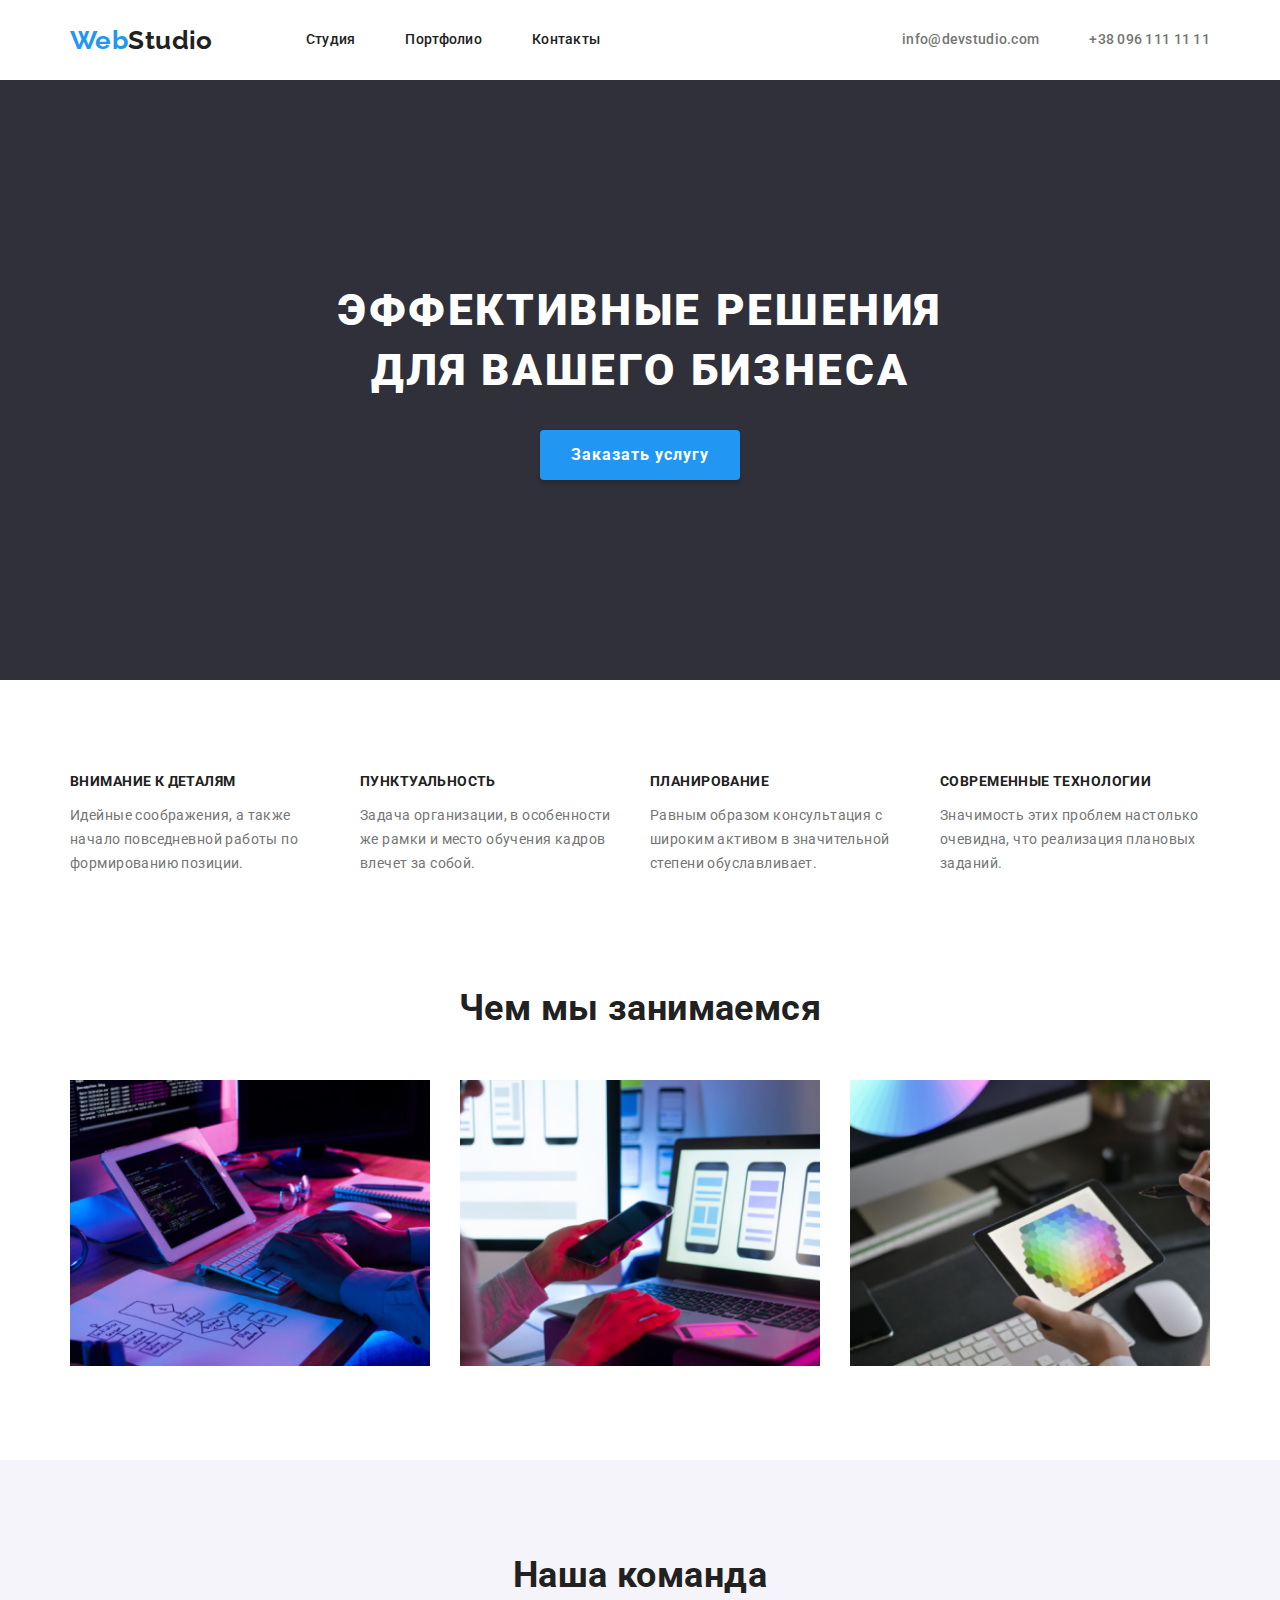
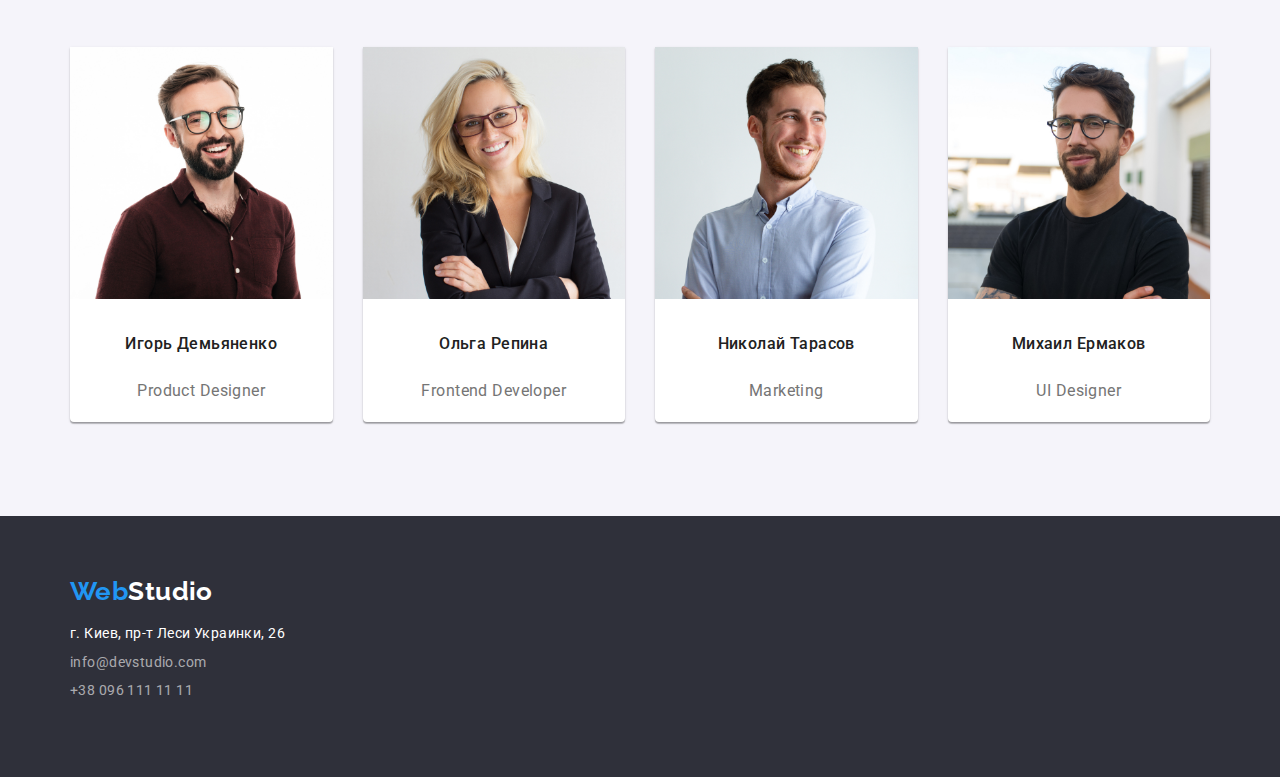
<file: index.html>
<!DOCTYPE html>
<html lang="ru">

<head>
    <meta charset="UTF-8" />
    <meta name="viewport" content="width=device-width, initial-scale=1.0" />
    <title>Document</title>
    <link rel="preconnect" href="https://fonts.gstatic.com">
    <link href="https://fonts.googleapis.com/css2?family=Raleway:wght@700&family=Roboto:wght@400;500;700;900&display=swap"
        rel="stylesheet">
    <link  rel="stylesheet" href="https://cdnjs.cloudflare.com/ajax/libs/modern-normalize/1.0.0/modern-normalize.min.css">
    <link rel="stylesheet" href="./css/style.css">
    <link rel="stylesheet" href="./css/main.css">

</head>

<body>
    <!-- Шапка сайта -->
    <header>
        <div class="container">
        <div class="main-nav">
            <a href="" class="logo"><span>Web</span>Studio</a>
            <nav>
                <ul class="site-nav list">
                    <li class="item"><a href="" class="link">Студия</a></li>
                    <li class="item"><a href="./portfolio.html" class="link current">Портфолио</a></li>
                    <li class="item"><a href="" class="link">Контакты</a></li>
                </ul>
            </nav>
        
            <ul class="aut-nav">
                <li class="item"><a href="mailto:info@devstudio.com" class="link">info@devstudio.com</a></li>
                <li class="item"><a href="tel:+380961111111" class="link">+38 096 111 11 11</a></li>
            </ul>
            </div>
        </div>

        
    </header>

    <main>
        <!-- Герой -->
        <section class="hero">
           
            <div class="container-hero">
                
                    <h1 class="hero-title">Эффективные решения <br> для вашего бизнеса </h1>
                   <a href="" class="button">Заказать услугу</a>
                
            </div>
            

        </section>

        <!-- Преимущества -->
        <section class="features">
            <div class="container"> 
                
                    <ul class="features list">
                        <li>
                            <h3 class="features-title">Внимание к деталям</h3>
                            <p class="item-text">
                                Идейные соображения, а также начало повседневной работы по формированию позиции.
                            </p>
                        </li>
                        <li>
                            <h3 class="features-title">Пунктуальность</h3>
                            <p class="item-text">Задача организации, в особенности же рамки и место обучения кадров влечет за собой.</p>
                        </li>
                        <li>
                            <h3 class="features-title">Планирование</h3>
                            <p class="item-text">Равным образом консультация с широким активом в значительной степени обуславливает.</p>
                        </li>
                        <li>
                            <h3 class="features-title">Современные технологии</h3>
                            <p class="item-text">Значимость этих проблем настолько очевидна, что реализация плановых заданий.</p>
                        </li>
                    </ul>
                
            </div>
        </section>

        <!-- Чем мы занимаемся -->
        <section class="work">

            
            <div class="container">

                <h2 class="work-title">Чем мы занимаемся</h2>

                <ul class="work list">
                    <li class = "flex-element">
                        <img src="./images/img1.png" alt="Руки на клавиатуре" width="370" />
                    <li class = "flex-element">
                        <img src="./images/img2.png" alt="Ноутбук" width="370" />
                    </li>
                    <li class = "flex-element">
                        <img src="./images/img3.png" alt="Планшет" width="370" />
                    </li>

                </ul>
            </div>
        </section>

        <!-- Наша команда -->
        <section class="team">

            <div class="container">
                <h2 class="team-title">Наша команда</h2>
                <ul class="team list">
                    <li class = "team-element">
                        <img src="./images/Dem.jpg" alt="Фото" width="270" />
                        <h3 class="team-name">Игорь Демьяненко</h3>
                        <p class="text">Product Designer</p>
                    </li>

                    <li class = "team-element">
                        <img src="./images/Rep.jpg" alt="Фото" width="270" />
                        <h3 class="team-name">Ольга Репина</h3>
                        <p class="text">Frontend Developer</p>
                    </li>
                    <li class = "team-element">
                        <img src="./images/Tar.jpg" alt="Фото" width="270" />
                        <h3 class="team-name">Николай Тарасов</h3>
                        <p class="text">Marketing</p>
                    </li>
                    <li class = "team-element">
                        <img src="./images/Erm.jpg" alt="Фото" width="270" />
                        <h3 class="team-name">Михаил Ермаков</h3>
                        <p class="text">UI Designer</p>
                    </li>

                </ul>
            </div>
        </section>
    </main>

    <!-- Футер -->
    <footer class="footer">
        
        <div class="container">
                
            <address class="adress">
                <a href="" class="logo"><span>Web</span>Studio</a>
                <div class="adress-list">
                    <ul class="footer-list">

                            <li><span class="adress-link">г. Киев, пр-т Леси Украинки, 26</span> </li>
                            <li><a href="mailto:info@devstudio.com" class="link">info@devstudio.com </a></li>
                            <li><a href="tel:+380961111111" class="link">+38 096 111 11 11</a></li>
                         
                        </ul>  
                </div>    


            </address>
        </div>
        

    </footer>
</body>

</html>
</file>
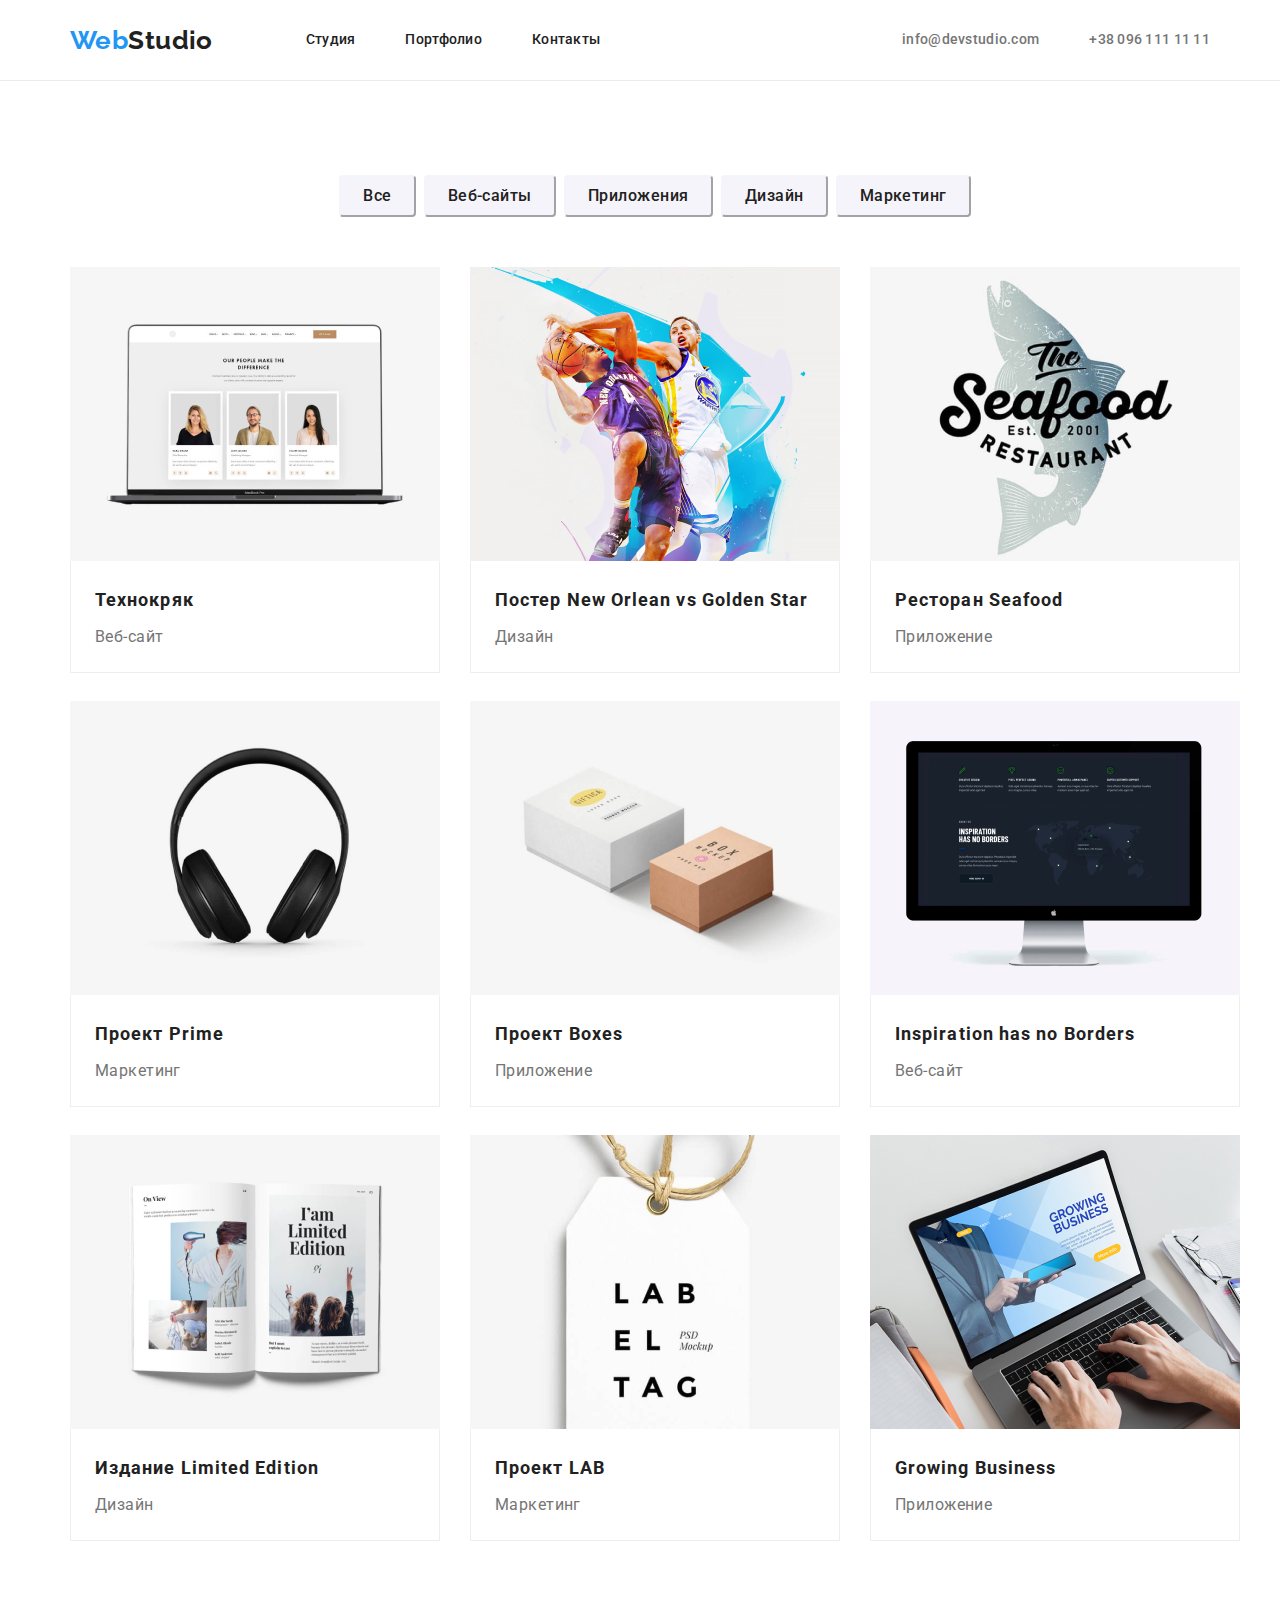
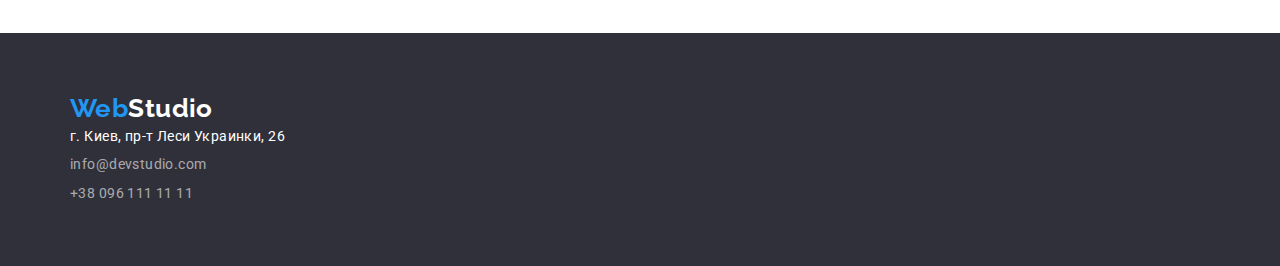
<file: portfolio.html>
<!DOCTYPE html>
<html lang="ru">

<head>

    <meta charset="UTF-8" />
    <meta name="viewport" content="width=device-width, initial-scale=1.0" />
    <title>Document</title>

    <link rel="preconnect" href="https://fonts.gstatic.com">
    <link href="https://fonts.googleapis.com/css2?family=Raleway:wght@700&family=Roboto:wght@400;500;700&display=swap"
    rel="stylesheet">
    <link rel="stylesheet" href="https://cdnjs.cloudflare.com/ajax/libs/modern-normalize/1.0.0/modern-normalize.min.css">
    <link rel="stylesheet" href="./css/style.css">
    <link rel="stylesheet" href="./css/portfolio.css">
</head>

<body>
    <!-- Шапка сайта -->
    <header>
        <div class="container">

            <div class="main-nav">
                <a href="" class="logo"><span>Web</span>Studio</a>
                <nav>
                    <ul class="site-nav list">
                        <li class="item"><a href="./index.html" class="link">Студия</a></li>
                        <li class="item"><a href="" class="link current">Портфолио</a></li>
                        <li class="item"><a href="" class="link">Контакты</a></li>
                    </ul>
                </nav>

                <ul class="aut-nav">
                    <li class="item"><a href="mailto:info@devstudio.com" class="link">info@devstudio.com</a></li>
                    <li class="item"><a href="tel:+380961111111" class="link">+38 096 111 11 11</a></li>
                </ul>
            </div>
        </div>
            
        
    </header>

    <main>
        <!-- Портфолио -->
        <section>

            <div class="container">

                <div class="flex-container">
                    <div class="button-item">
                        <ul class="button-nav list">
                            
                            <li class="name"><button type="button" class="link">Все</button></li>
                            <li class="name"><button type="button" class="link">Веб-сайты</button></li>
                            <li class="name"><button type="button" class="link">Приложения</button></li>
                            <li class="name"><button type="button" class="link">Дизайн</button></li>
                            <li class="name"><button type="button" class="link">Маркетинг</button></li>
                        </ul>
                    </div>
                    

                
                
                    <ul class="portfolio-nav list">
                        <li class="cards"> <a href ="" class="link"><img src="./images/portfolio/Texno.jpg" alt="Ноутбук"> </a>
                            <div class="card-content">
                                <h2 class="portfolio-title">Технокряк</h2>
                                <p class="portfolio-list">Веб-сайт</p>
                            </div>
                        </li>
                        <li class="cards"> <a href="" class="link"><img src="./images/portfolio/poster.jpg" alt="Баскетбол"> </a>
                            <div class="card-content">
                                <h2 class="portfolio-title">Постер New Orlean vs Golden Star</h2>
                                <p class="portfolio-list">Дизайн</p>
                            </div>
                        </li>
                        <li class="cards"> <a href="" class="link"><img src="./images/portfolio/restauran.jpg" alt="Рыба"> </a>
                            <div class="card-content">
                                <h2 class="portfolio-title">Ресторан Seafood</h2>
                                <p class="portfolio-list">Приложение</p>
                            </div>
                        </li>
                        <li class="cards"> <a href="" class="link"><img src="./images/portfolio/prime.jpg" alt="Наушники"> </a>
                            <div class="card-content">
                                <h2 class="portfolio-title">Проект Prime</h2>
                                <p class="portfolio-list">Маркетинг</p>
                            </div>
                        </li>
                        <li class="cards"> <a href="" class="link"><img src="./images/portfolio/boxer.jpg" alt="Две коробки"> </a>
                            <div class="card-content">
                                <h2 class="portfolio-title">Проект Boxes</h2>
                                <p class="portfolio-list">Приложение</p>
                            </div>
                        </li>
                        <li class="cards"> <a href="" class="link"><img src="./images/portfolio/inspiration.jpg" alt="Монитор"> </a>
                            <div class="card-content">
                                <h2 class="portfolio-title">Inspiration has no Borders</h2>
                                <p class="portfolio-list">Веб-сайт</p>
                            </div>
                        </li>
                        <li class="cards"> <a href="" class="link"><img src="./images/portfolio/limited.jpg" alt="Книга"> </a>
                              <div class="card-content">
                            <h2 class="portfolio-title">Издание Limited Edition</h2>
                                <p class="portfolio-list">Дизайн</p>
                                </div>
                        </li>
                        <li class="cards"> <a href="" class="link"><img src="./images/portfolio/lab.jpg" alt="Этикетка на веревке"> </a>
                            <div class="card-content">
                                <h2 class="portfolio-title">Проект LAB</h2>
                                <p class="portfolio-list">Маркетинг</p>
                            </div>
                        </li>
                        <li class="cards"> <a href="" class="link"><img src="./images/portfolio/growing.jpg" alt="Ноутбук"> </a>
                            <div class="card-content">
                                <h2 class="portfolio-title">Growing Business</h2>
                                <p class="portfolio-list">Приложение</p>
                            </div>
                        </li>

                    </ul>
                </div>

           </div>

        </section>

    </main>

    <!-- Футер -->
    <footer class="footer">
        
        <div class="container">
    
                <address class="adress">
                    <a href="" class="logo"><span>Web</span>Studio</a>
                    <div class="adress-list">
    
                        <ul class="footer-list">
    
                            <li><span class="adress-link">г. Киев, пр-т Леси Украинки, 26</span> </li>
                            <li><a href="mailto:info@devstudio.com" class="link">info@devstudio.com </a></li>
                            <li><a href="tel:+380961111111" class="link">+38 096 111 11 11</a></li>
    
                        </ul>
                    </div>
    
    
                </address>
        </div>
        
    
    </footer>

</html>
</file>
<file: css/style.css>
/* Основной цвет текста  #212121 
   Studio   #FFFFFF;
второстепенный цвет - #757575;
  адрес background: #FFFFFF;
 ссылки -  #2196F3;  
  цвет фона  "Наша команда" #F5F4FA;
  */
img {
  display: block;
  max-width: 100%;
  height: auto;
}

:root {
  --primary-text-color: #757575;
  --title-text-color: #212121;
  --accent-color: #2196f3;
  --primary-white-color: #ffffff;
  --primary-bg-color: #2f303a;
}

h1,
h2,
h3 {
  margin: 0px;
}

body {
  background-color: var(--primary-white-color);
  color: var(--primary-text-color);
  font-family: "Roboto", sans-serif;
  font-style: normal;
  font-weight: normal;
  font-size: 14px;
  line-height: 1.71;
  letter-spacing: 0.03em;
}

ul.list {
  padding: 0px;
  margin: 0px;
  list-style: none;
}

.container {
  margin-left: auto;
  margin-right: auto;
  width: 1170px;
  padding-bottom: 0px;
  padding-left: 15px;
  padding-right: 15px;
}

/*logo*/
span {
  color: var(--accent-color);
}
.logo {
  margin-right: 93px;

  color: var(--title-text-color);
  font-family: Raleway, sans-serif;
  font-weight: bold;
  font-size: 26px;
  line-height: 1.19;
  text-decoration: none;
}
.logo:hover,
.logo:focus {
  color: var(--accent-color);
}

.link:hover,
.link:focus {
  color: var(--title-text-color);
}

/* Site nav */
.main-nav {
  display: flex;
  align-items: center;
}

.site-nav {
  display: flex;
}

.site-nav .item:not(:last-child) {
  margin-right: 50px;
}

.site-nav .link {
  display: block;
  padding-bottom: 32px;
  padding-top: 32px;
  color: var(--title-text-color);
  font-style: normal;
  font-weight: 500;
  font-size: 14px;
  line-height: 1.14;
  letter-spacing: 0.02em;
  text-decoration: none;
}
.site-nav .link:hover,
.site-nav .link:focus {
  color: var(--accent-color);
}

.site-nav .link current {
  color: var(--accent-color);
}

/*aut-nav*/

.aut-nav {
  display: flex;
  margin-left: auto;
}

.aut-nav .item:not(:last-child) {
  margin-right: 50px;
}

.aut-nav .link {
  color: var(--primary-text-color);
  font-weight: 500;
  font-size: 14px;
  line-height: 1.14;
  letter-spacing: 0.02em;
  text-decoration: none;
}
.aut-nav .link:hover,
.aut-nav .link:focus {
  color: var(--accent-color);
}

/*Футер*/
.footer {
  background-color: var(--primary-bg-color);
  padding-top: 60px;
  padding-bottom: 60px;
}

.adress {
  background-color: var(--primary-bg-color);
  color: var(--primary-white-color);
  font-family: Roboto;
  font-style: normal;
  font-weight: normal;
  font-size: 14px;
  line-height: 1.71;
}

.adress .logo {
  color: var(--primary-white-color);
}

.adress .logo:hover,
.adress .logo:focus {
  color: var(--accent-color);
}

.adress .link {
  color: rgba(255, 255, 255, 0.6);
  text-decoration: none;
  padding-bottom: 9px;
}

.adress .link:hover,
.adress .link:focus {
  color: var(--accent-color);
}

.adress-link {
  color: var(--primary-white-color);
  font-size: 14px;
  line-height: 1.71;
  text-decoration: none;
}

.footer-list {
  padding: 0px;
  list-style: none;
  height: 81px;
  display: flex;
  flex-direction: column;
  justify-content: space-between;
}
</file>
<file: css/main.css>
/*  hero*/
ul {
  list-style: none;
}

.hero {
  background: var(--primary-bg-color);
  display: flex;
  justify-content: center;
  text-align: center;
  padding-top: 200px;
  padding-bottom: 200px;

  height: 600px;
}

.container-hero {
  display: flex;
  flex-direction: column;
  align-items: center;
}

.hero-title {
  font-weight: 900;
  font-size: 44px;
  line-height: 60px;
  letter-spacing: 0.06em;
  text-transform: uppercase;
  color: var(--primary-white-color);
  margin: 0;
}

/*  button*/

.button {
  background-color: var(--accent-color);
  color: var(--primary-white-color);
  text-decoration: none;

  width: 200px;
  height: 50px;
  box-shadow: 0px 4px 4px rgba(0, 0, 0, 0.15);
  border-radius: 4px;
  font-weight: 700;
  font-size: 16px;
  line-height: 30px;
  letter-spacing: 0.06em;
  display: flex;
  justify-content: center;
  align-items: center;
  margin-top: 30px;
  margin-left: auto;
  margin-right: auto;
}

/*  section*/
.section-title {
  color: var(--title-text-color);
  margin-top: 0;
}

/*features */
.features {
  padding-top: 94px;
  padding-bottom: 94px;
}

.features .list {
  display: flex;
  justify-content: space-between;
}

.features-title {
  color: var(--title-text-color);
  font-weight: 700;
  font-size: 14px;
  line-height: 1.14;
  text-transform: uppercase;
  margin-bottom: 10px;
}

.item-text {
  width: 270px;
  height: 75px;

  font-size: 14px;
  line-height: 1.71;

  letter-spacing: 0.03em;

  color: var(--primary-text-color);
}

/*  work*/
.work {
  padding-bottom: 94px;
  display: flex;
}

.work-title {
  color: var(--title-text-color);
  font-weight: bold;
  font-size: 36px;
  line-height: 1.19;
  text-align: center;
  margin-bottom: 50px;
}
.flex-element {
  margin-right: 30px;
}

.flex-element:nth-child(3n) {
  margin-right: 0;
}

/*  team*/

/*  team*/
.team {
  padding-bottom: 94px;
  padding-top: 94px;
  display: flex;
  background: #f5f4fa;
}

.team-title {
  color: var(--title-text-color);
  font-weight: bold;
  font-size: 36px;
  line-height: 1.19;
  text-align: center;
  margin-bottom: 50px;
}
.team-name {
  color: var(--title-text-color);
  font-weight: 500;
  font-size: 16px;
  line-height: 1.9;
  text-align: center;
  margin-top: 30px;
  margin-bottom: 10px;
}
.text {
  font-weight: normal;
  font-size: 16px;
  line-height: 1.9;
  text-align: center;
}

.team-element {
  margin-right: 30px;

  background: #ffffff;
  border-radius: 0px 0px 4px 4px;
  box-shadow: 0px 1px 3px rgba(0, 0, 0, 0.12), 0px 1px 1px rgba(0, 0, 0, 0.14),
    0px 2px 1px rgba(0, 0, 0, 0.2);
}

.team-element:nth-child(4n) {
  margin-right: 0;
}
</file>
<file: css/portfolio.css>
li.item {
  padding: 0px;
  margin: 0px;
  list-style: none;
}

ul {
  padding: 0px;
  margin: 0px;
  list-style: none;
}

header {
  border-bottom-width: 1px;
  border-bottom-style: solid;
  border-bottom-color: #ececec;
}

.button-nav .link:hover,
.button-nav .link:focus {
  color: var(--primary-white-color);
  background-color: var(--accent-color);
}

.flex-container {
  padding-top: 94px;
  padding-bottom: 94px;
  width: 1170px;
}
.flex-element {
  width: ((100%-60px)/3);
  margin-right: 30px;
  margin-bottom: 30px;
  outline: 1px solid #eeeeee;
}

.flex-element:nth-child(3n) {
  margin-right: 0;
}

.flex-element:nth-last-child(-n + 3) {
  margin-bottom: 0;
}

.button-item {
  margin-bottom: 50px;
}

.name:not(:last-child) {
  margin-right: 8px;
}

.button-nav .link {
  display: inline-block;
  color: var(--title-text-color);
  font-family: inherit;
  background-color: #f5f4fa;
  font-weight: 500;
  font-size: 16px;
  line-height: 1.62;
  letter-spacing: 0.03em;
  padding: 6px 22px;
  min-width: 73px;
  text-align: center;
  border-radius: 4px;
  border-color: #f5f4fa;
}

.button-nav {
  display: flex;
  justify-content: center;
}

/*portfolio*/
.portfolio-title {
  color: var(--title-text-color);
  font-weight: bold;
  font-size: 18px;
  line-height: 2;
  letter-spacing: 0.06em;

  padding-bottom: 4px;
}

.portfolio-list {
  font-weight: normal;
  font-size: 16px;
  line-height: 1.87;
  margin: 0px;
}
.portfolio-nav {
  display: flex;
  flex-wrap: wrap;
  margin-top: 50px;
}

.cards:nth-child(3n) {
  margin-right: 0px;
}

.cards:nth-child(n + 7) {
  margin-bottom: 0px;
}

.cards {
  display: block;
  margin-right: 30px;
  margin-bottom: 30px;

  width: 370px;
  height: 404px;
}

/*border: 1px solid #eeeeee;*/

.cards .link {
  display: block;
}

.card-content {
  border: 1px solid #eeeeee;
  box-sizing: border-box;
  border-top-color: #ffffff;
  padding-top: 20px;
  padding-bottom: 20px;
  padding-right: 24px;
  padding-left: 24px;
}
</file>
